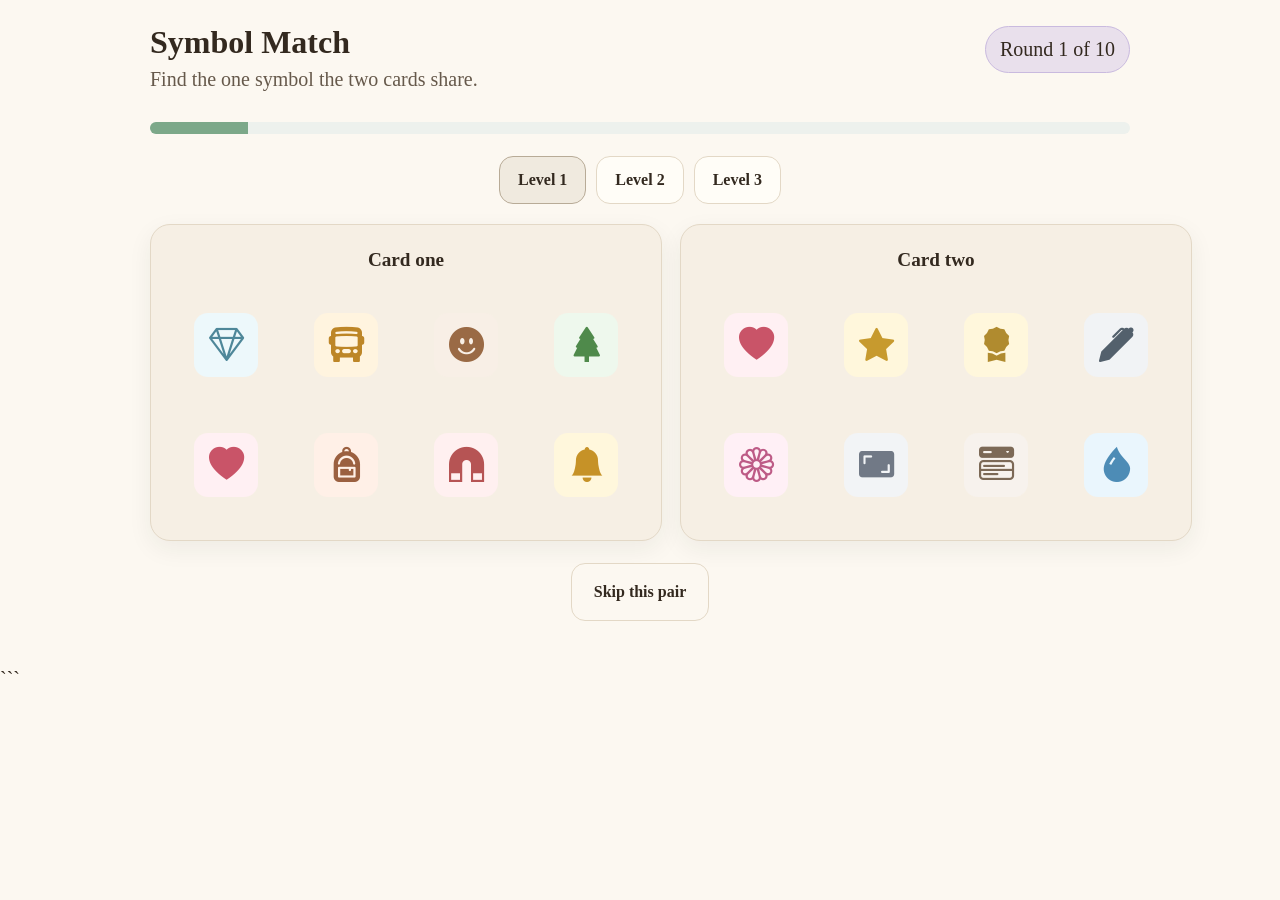
<file: symbol_games.html>
<!doctype html>
<html lang="en">
  <head>
    <meta charset="utf-8" />
    <meta name="viewport" content="width=device-width, initial-scale=1" />
    <link rel="icon" href="data:," />
    <link
      rel="stylesheet"
      href="https://cdn.jsdelivr.net/npm/bootstrap-icons@1.13.1/font/bootstrap-icons.min.css"
    />
    <title>Symbol Match | MindTrace</title>
    <style>
      :root {
        --ink: #33291F;
        --muted: #66594B;
        --paper: #FCF8F1;
        --surface: #F6EFE4;
        --input: #FCF8F1;
        --sage: #E3E9D5;
        --sage-deep: #4B6A45;
        --lilac: #E9E0EC;
        --lilac-deep: #6A5580;
        --clay: #E3D8C6;
        --clay-deep: #A2523A;
        --gold: #E2B872;
        --blue: #E3E9D5;
        --line: #E3D8C6;
        --neutral-bg: #F6EFE4;
        --neutral-icon: #66594B;
        --bluegray-icon: #6A5580;
      }

      * {
        box-sizing: border-box;
      }

      body {
        margin: 0;
        min-height: 100vh;
        background: var(--paper);
        color: var(--ink);
        font:
          20px/1.45 Georgia,
          serif;
      }

      main {
        width: min(980px, calc(100% - 32px));
        margin: 0 auto;
        padding: 26px 0 44px;
      }

      .top {
        display: flex;
        justify-content: space-between;
        gap: 18px;
        align-items: start;
        margin-bottom: 18px;
      }

      h1 {
        margin: 0;
        font:
          700 2rem/1.05 Georgia,
          serif;
      }

      p {
        margin: 0.35rem 0;
        color: var(--muted);
      }

      .pill {
        background: var(--lilac);
        border: 1px solid #c9badf;
        border-radius: 999px;
        padding: 8px 14px;
        white-space: nowrap;
      }

      .progress {
        height: 12px;
        background: #edf1ed;
        border-radius: 99px;
        overflow: hidden;
        margin: 22px 0;
      }

      .progress span {
        display: block;
        height: 100%;
        background: #7ca889;
        transition: width 0.3s;
      }

      .levelbar {
        display: flex;
        justify-content: center;
        gap: 10px;
        flex-wrap: wrap;
        margin: 0 0 20px;
      }

      .levelbar button {
        background: #fffdf7;
        color: var(--ink);
        border-color: var(--line);
        min-height: 48px;
        padding: 10px 18px;
      }

      .levelbar button.active {
        background: #f0eadf;
        border-color: #b8ab97;
      }

      .cards {
        display: grid;
        grid-template-columns: repeat(2, 1fr);
        gap: 18px;
      }

      .cards.memory {
        grid-template-columns: 1fr;
        max-width: 600px;
        margin: 0 auto;
      }

      .card {
        min-height: 310px;
        padding: 20px;
        border: 1px solid var(--line);
        border-radius: 20px;
        background: var(--surface);
        box-shadow: 0 8px 24px #1c2b2710;
      }

      .card h2 {
        text-align: center;
        font-size: 1.2rem;
        margin: 0.1rem 0 1rem;
      }

      .symbols {
        display: grid;
        grid-template-columns: repeat(4, 1fr);
        gap: 10px;
        height: 230px;
        align-items: center;
      }

      .symbol {
        width: 100%;
        aspect-ratio: 1;
        min-height: 48px;
        border: 1px solid transparent;
        border-radius: 13px;
        background: transparent;
        cursor: pointer;
        transition:
          transform 0.15s,
          background 0.15s;
        display: flex;
        align-items: center;
        justify-content: center;
      }

      .symbol:hover,
      .symbol:focus-visible {
        background: var(--blue);
        transform: scale(1.05);
        outline: 3px solid #78aab7;
      }

      .symbol.correct,
      .symbol.selected {
        background: var(--sage);
        outline: 3px solid #5e956d;
      }

      .symbol.wrong {
        background: #f4d7ce;
        outline: 3px solid #bf735d;
      }

      .icon-blob {
        width: 64px;
        height: 64px;
        border-radius: 14px;
        background: var(--tint);
        display: flex;
        align-items: center;
        justify-content: center;
      }

      .icon-blob i {
        color: var(--icon);
        font-size: 2.2rem;
        line-height: 1;
      }

      .actions {
        display: flex;
        justify-content: center;
        gap: 12px;
        margin-top: 22px;
      }

      button {
        min-height: 58px;
        padding: 12px 22px;
        border: 1px solid var(--sage-deep);
        border-radius: 14px;
        background: var(--sage-deep);
        color: #FCF8F1;
        font:
          700 1rem Georgia,
          serif;
        cursor: pointer;
      }

      button.secondary {
        background: var(--input);
        color: var(--ink);
        border-color: var(--line);
      }

      button:focus-visible {
        outline: 3px solid #26758a;
        outline-offset: 3px;
      }

      button:disabled {
        opacity: 0.55;
        cursor: not-allowed;
      }

      .result {
        text-align: center;
        background: var(--sage);
        border-radius: 18px;
        padding: 28px;
      }

      body.dark {
        --ink: #F6EFE4;
        --muted: #E3D8C6;
        --paper: #33291F;
        --surface: #4B6A45;
        --input: #66594B;
        --sage: #4B6A45;
        --sage-deep: #9DB08F;
        --lilac: #6A5580;
        --lilac-deep: #E9E0EC;
        --clay: #66594B;
        --clay-deep: #E2B872;
        --blue: #4B6A45;
        --line: #66594B;
        --neutral-bg: #66594B;
        --neutral-icon: #F6EFE4;
        --bluegray-icon: #E9E0EC;
      }

      body.dark button:not(.secondary) {
        background: #E3E9D5;
        border-color: #E3E9D5;
        color: #33291F;
      }

      .result h2 {
        margin-top: 0;
        font-size: 1.7rem;
      }

      .hidden {
        display: none;
      }

      @media (max-width: 650px) {
        main {
          width: min(100% - 22px, 500px);
          padding-top: 18px;
        }

        .top {
          display: block;
        }

        .pill {
          display: inline-block;
          margin-top: 12px;
        }

        .cards {
          gap: 8px;
        }

        .card {
          padding: 12px;
          min-height: 280px;
        }

        .symbols {
          gap: 4px;
          height: 210px;
        }

        .symbol {
          min-height: 42px;
        }

        .icon-blob {
          width: 52px;
          height: 52px;
        }

        .icon-blob i {
          font-size: 1.85rem;
        }

        body {
          font-size: 18px;
        }
      }
    </style>
  </head>
  <body>
    <main>
      <div class="top">
        <div>
          <h1>Symbol Match</h1>
          <p>Find the one symbol the two cards share.</p>
        </div>
        <div class="pill" id="roundLabel">Round 1 of 10</div>
      </div>

      <div class="progress"><span id="bar" style="width: 10%"></span></div>

      <div class="levelbar" id="levelbar">
        <button id="level1" class="active" type="button">Level 1</button>
        <button id="level2" type="button">Level 2</button>
        <button id="level3" type="button">Level 3</button>
      </div>

      <section class="cards" id="board"></section>

      <div class="actions">
        <button class="secondary" id="skip">Skip this pair</button>
      </div>

      <section class="result hidden" id="result">
        <h2>Symbol Match complete</h2>
        <p id="resultText"></p>
        <button id="continue">Choose next game</button>
      </section>
    </main>

    <script src="engine.js"></script>
    <script>
      const SYMBOLS = [
        ["bug", "bi-bug-fill", "#bf5b4b", "#fdebe7"],
        ["headphones", "bi-headphones", "#7862a8", "#f2eefb"],
        ["water", "bi-droplet-fill", "#4d8cb6", "#eaf6fd"],
        ["snow", "bi-snow2", "#6aa7c8", "#edf8fd"],
        ["orange", "bi-circle-fill", "#d9782d", "#fff0df"],
        ["dog", "bi-emoji-smile-fill", "#9a6a45", "#f8efe6"],
        ["pineapple", "bi-brightness-high-fill", "#c69a2d", "#fff7dc"],
        ["camera", "bi-camera-fill", "#55616f", "#eef1f4"],
        ["globe", "bi-globe-americas", "#3e8975", "#eaf7f3"],
        ["leaf", "bi-tree-fill", "#4f8a4b", "#eef8ed"],
        ["gear", "bi-gear-fill", "#65707c", "#eef1f4"],
        ["dot", "bi-record-circle-fill", "#4b83cf", "#edf4ff"],
        ["star", "bi-star-fill", "#c79a2e", "#fff7dc"],
        ["pentagon", "bi-pentagon-fill", "#8465bd", "#f4efff"],
        ["airplane", "bi-airplane-fill", "#4d78a4", "#edf4fb"],
        ["telephone", "bi-telephone-fill", "#557b5b", "#edf8ef"],
        ["coffee", "bi-cup-hot-fill", "#8a6343", "#f7efe8"],
        ["umbrella", "bi-umbrella-fill", "#8c5b99", "#f7eff9"],
        ["music", "bi-music-note-beamed", "#b65378", "#fff0f5"],
        ["moon", "bi-moon-fill", "#687287", "#f1f3f8"],
        ["heart", "bi-heart-fill", "#c95468", "#fff0f3"],
        ["spider", "bi-bug", "#4b4b4b", "#f0f0f0"],
        ["cat", "bi-emoji-smile", "#a16a45", "#fff0e6"],
        ["bird", "bi-twitter", "#4e93aa", "#eaf8fb"],
        ["backpack", "bi-backpack-fill", "#9b6040", "#fff0e7"],
        ["football", "bi-dribbble", "#9a5a34", "#fff0e6"],
        ["car", "bi-car-front-fill", "#547fc2", "#eef4ff"],
        ["stop sign", "bi-octagon-fill", "#bf4f45", "#fff0ee"],
        ["pen", "bi-pen-fill", "#53606c", "#f1f3f5"],
        ["mirror", "bi-aspect-ratio-fill", "#717986", "#f2f4f6"],
        ["apple", "bi-apple", "#b84b42", "#fff0ee"],
        ["banana", "bi-emoji-laughing-fill", "#bc9129", "#fff8dd"],
        ["book", "bi-book-half", "#5576ad", "#eef3ff"],
        ["key", "bi-key-fill", "#a77a2c", "#fff4df"],
        ["clock", "bi-clock-fill", "#65707c", "#f1f3f5"],
        ["bell", "bi-bell-fill", "#c69227", "#fff7dc"],
        ["house", "bi-house-door-fill", "#72775f", "#f3f5ec"],
        ["flower", "bi-flower1", "#bd5b86", "#fff0f6"],
        ["anchor", "bi-compass-fill", "#537894", "#eef6fb"],
        ["magnet", "bi-magnet-fill", "#b65454", "#fff0f0"],
        ["paint", "bi-palette-fill", "#8760b5", "#f5f0ff"],
        ["rocket", "bi-rocket-takeoff-fill", "#b75a3d", "#fff0ea"],
        ["lamp", "bi-lightbulb-fill", "#aa842a", "#fff8df"],
        ["diamond", "bi-gem", "#4e8799", "#edf8fb"],
        ["balloon", "bi-balloon-fill", "#c85f86", "#fff0f6"],
        ["crown", "bi-award-fill", "#b08b2f", "#fff7dc"],
        ["gift", "bi-gift-fill", "#b85168", "#fff0f3"],
        ["fish", "bi-water", "#3e8392", "#eaf8fb"],
        ["shoe", "bi-record-circle-fill", "#84664f", "#f7f1ed"],
        ["tree", "bi-tree-fill", "#4f8a4b", "#eef8ed"],
        ["rainbow", "bi-rainbow", "#8a67bd", "#f5f0ff"],
        ["fire", "bi-fire", "#c45f31", "#fff0e7"],
        ["cloud", "bi-cloud-fill", "#6f98b3", "#eef8ff"],
        ["chair", "bi-menu-button-wide-fill", "#7c6956", "#f7f2ed"],
        ["bus", "bi-bus-front-fill", "#bd8627", "#fff4df"],
        ["scissors", "bi-scissors", "#566170", "#f2f4f6"],
        ["lock", "bi-lock-fill", "#65707c", "#eef1f4"],
      ];

      const symbols = SYMBOLS.map((item, index) => ({
        name: item[0],
        icon: item[1],
        color: item[2],
        tint: item[3],
        id: index,
      }));

      const mode =
        new URLSearchParams(location.search).get("game") === "memory"
          ? "memory"
          : "symbolMatch";

      const neutralBg = "#eef1f4";
      const neutralIcon = "#65707c";
      const blueGrayIcon = "#537894";

      let matchLevel = 1;
      let round = 0,
        firstTry = 0,
        wrongTaps = 0,
        roundWrong = 0,
        attempted = 0,
        skipped = 0,
        seconds = [],
        startedAt = Date.now(),
        locked = false;

      function symbolStyle(symbol) {
        if (mode === "memory" || matchLevel === 1) {
          return { icon: symbol.color, tint: symbol.tint };
        }

        if (matchLevel === 2) {
          return { icon: symbol.color, tint: neutralBg };
        }

        const icon = round % 2 === 0 ? neutralIcon : blueGrayIcon;
        return { icon, tint: neutralBg };
      }

      function projectiveCards() {
        const q = 7,
          cards = [];
        for (let group = 0; group <= q; group++)
          cards.push([
            0,
            ...Array.from({ length: q }, (_, j) => 1 + q * group + j),
          ]);
        for (let a = 0; a < q; a++)
          for (let b = 0; b < q; b++) {
            const card = [a + 1];
            for (let group = 1; group <= q; group++)
              card.push(1 + q * group + ((a * group + b) % q));
            cards.push(card);
          }
        return cards;
      }

      const deck = projectiveCards();

      function makeRound() {
        const leftIndex = Math.floor(Math.random() * deck.length);
        let rightIndex = Math.floor(Math.random() * deck.length);
        while (rightIndex === leftIndex)
          rightIndex = Math.floor(Math.random() * deck.length);
        const left = deck[leftIndex].map((id) => symbols[id]),
          right = deck[rightIndex].map((id) => symbols[id]);
        const shared = left.find((item) =>
          right.some((other) => other.id === item.id),
        );
        return {
          shared,
          left: left.sort(() => Math.random() - 0.5),
          right: right.sort(() => Math.random() - 0.5),
        };
      }

      function symbolButton(symbol) {
        const style = symbolStyle(symbol);
        const btn = document.createElement("button");
        btn.className = "symbol";
        btn.style.setProperty("--icon", style.icon);
        btn.style.setProperty("--tint", style.tint);
        btn.innerHTML = `<span class="icon-blob"><i class="bi ${symbol.icon}"></i></span>`;
        btn.setAttribute("aria-label", symbol.name);
        if (mode === "symbolMatch")
          btn.addEventListener("click", () => pick(btn, symbol));
        return btn;
      }

      function draw() {
        if (round >= 10) return finish();
        locked = false;
        roundWrong = 0;
        startedAt = Date.now();
        document.getElementById("roundLabel").textContent =
          `Round ${round + 1} of 10`;
        document.getElementById("bar").style.width = `${(round + 1) * 10}%`;
        const pair = makeRound(),
          board = document.getElementById("board");
        board.innerHTML = "";
        [
          ["Card one", pair.left],
          ["Card two", pair.right],
        ].forEach(([label, symbols]) => {
          const card = document.createElement("article");
          card.className = "card";
          card.innerHTML = `<h2>${label}</h2><div class="symbols"></div>`;
          symbols.forEach((symbol) =>
            card.querySelector(".symbols").appendChild(symbolButton(symbol)),
          );
          board.appendChild(card);
        });
        document.getElementById("skip").disabled = false;
        window.currentPair = pair;
      }

      function same(a, b) {
        return a.id === b.id;
      }

      function pick(button, symbol) {
        if (locked) return;
        attempted++;
        if (same(symbol, window.currentPair.shared)) {
          locked = true;
          seconds.push((Date.now() - startedAt) / 1000);
          firstTry += roundWrong === 0 ? 1 : 0;
          button.classList.add("correct");
          setTimeout(() => {
            round++;
            draw();
          }, 430);
        } else {
          wrongTaps++;
          roundWrong++;
          button.classList.add("wrong");
          setTimeout(() => button.classList.remove("wrong"), 320);
        }
      }

      document.getElementById("skip").addEventListener("click", () => {
        if (!locked) {
          skipped++;
          seconds.push((Date.now() - startedAt) / 1000);
          locked = true;
          round++;
          draw();
        }
      });

      function finish() {
        document.getElementById("board").classList.add("hidden");
        document.querySelector(".progress").classList.add("hidden");
        document.getElementById("levelbar").classList.add("hidden");
        document.getElementById("skip").classList.add("hidden");
        document.getElementById("result").classList.remove("hidden");
        const avg = seconds.length
          ? seconds.reduce((a, b) => a + b, 0) / seconds.length
          : 0;
        const correct = Math.max(0, 10 - skipped);
        const accuracy = correct / Math.max(1, correct + wrongTaps);
        document.getElementById("resultText").textContent =
          accuracy >= 0.8
            ? `Strong accuracy today. Your average time was ${avg.toFixed(1)} seconds. That's worth a little celebration.`
            : `Some parts clicked and some didn't, which is normal. You finished the round in an average of ${avg.toFixed(1)} seconds.`;
        window.parent.postMessage(
          {
            source: "mindtrace-game",
            game: "symbolMatch",
            payload: {
              rounds: 10,
              correct: Math.max(0, 10 - skipped),
              incorrect: wrongTaps,
              firstTry,
              attempted,
              wrongTaps,
              skipped,
              avgSeconds: avg,
            },
          },
          "*",
        );
      }

      document.querySelectorAll("#levelbar button").forEach((button, index) => {
        button.addEventListener("click", () => {
          matchLevel = index + 1;
          document
            .querySelectorAll("#levelbar button")
            .forEach((item) => item.classList.remove("active"));
          button.classList.add("active");
          draw();
        });
      });

      let memoryScores = [],
        memoryCorrect = 0,
        memoryIncorrect = 0,
        memorySet = [],
        returnSet = [],
        selected = new Set(),
        countdownTimer;

      function initMemory() {
        document.querySelector("h1").textContent = "What's in a Symbol?";
        document.querySelector(".top p").textContent =
          "Remember the symbols, then choose the ones that return.";
        document.getElementById("skip").textContent = "Submit choices";
        document.getElementById("skip").disabled = true;
        document.getElementById("levelbar").classList.add("hidden");
        round = 0;
        drawMemoryStudy();
      }

      function drawMemoryStudy() {
        if (round >= 2) return finishMemory();
        selected = new Set();
        const shuffled = symbols.slice().sort(() => Math.random() - 0.5);
        memorySet = shuffled.slice(0, 8);
        const returnCount = 3 + Math.floor(Math.random() * 3);
        returnSet = memorySet
          .slice()
          .sort(() => Math.random() - 0.5)
          .slice(0, returnCount);
        document.getElementById("roundLabel").textContent =
          `Round ${round + 1} of 2`;
        document.getElementById("bar").style.width =
          `${((round + 1) / 2) * 100}%`;
        document.getElementById("board").className = "cards memory";
        renderMemoryCard("Take a good look — 15 seconds", memorySet, false);
        document.getElementById("skip").disabled = true;
        let remaining = 15;
        countdownTimer = setInterval(() => {
          remaining--;
          const heading = document.querySelector("#board h2");
          if (heading)
            heading.textContent = `Take a good look — ${remaining} ${remaining === 1 ? "second" : "seconds"}`;
          if (remaining <= 0) {
            clearInterval(countdownTimer);
            drawMemoryChoice();
          }
        }, 1000);
      }

      function renderMemoryCard(label, items, selectable) {
        const board = document.getElementById("board");
        board.innerHTML = "";
        const card = document.createElement("article");
        card.className = "card";
        card.innerHTML = `<h2>${label}</h2><div class="symbols"></div>`;
        items.forEach((symbol) => {
          const button = symbolButton(symbol);
          if (!selectable) button.disabled = true;
          else
            button.addEventListener("click", () => {
              if (selected.has(symbol.id)) selected.delete(symbol.id);
              else selected.add(symbol.id);
              button.classList.toggle("selected", selected.has(symbol.id));
              document.getElementById("skip").disabled = false;
            });
          card.querySelector(".symbols").appendChild(button);
        });
        board.appendChild(card);
      }

      function drawMemoryChoice() {
        const distractors = symbols
          .filter((item) => !memorySet.some((old) => old.id === item.id))
          .sort(() => Math.random() - 0.5)
          .slice(0, 8 - returnSet.length);
        renderMemoryCard(
          "Which symbols returned?",
          [...returnSet, ...distractors].sort(() => Math.random() - 0.5),
          true,
        );
        document.getElementById("skip").disabled = false;
      }

      function submitMemory() {
        const correct = returnSet.filter((item) =>
          selected.has(item.id),
        ).length;
        const falseChoices = [...selected].filter(
          (id) => !returnSet.some((item) => item.id === id),
        ).length;
        memoryCorrect += correct;
        memoryIncorrect += returnSet.length - correct + falseChoices;
        memoryScores.push(correct / returnSet.length);
        round++;
        drawMemoryStudy();
      }

      function finishMemory() {
        document.getElementById("board").classList.add("hidden");
        document.querySelector(".progress").classList.add("hidden");
        document.getElementById("skip").classList.add("hidden");
        document.getElementById("result").classList.remove("hidden");
        const avgScore =
          memoryScores.reduce((a, b) => a + b, 0) / memoryScores.length;
        document.querySelector("#result h2").textContent =
          "Memory game complete";
        document.getElementById("resultText").textContent =
          avgScore >= 0.8
            ? "Strong accuracy today. That's worth a little celebration."
            : "Some symbols came back and some didn't, which is normal. You finished the round, and showing up counts.";
        window.parent.postMessage(
          {
            source: "mindtrace-game",
            game: "memory",
            payload: {
              rounds: 2,
              avgScore,
              correct: memoryCorrect,
              incorrect: memoryIncorrect,
            },
          },
          "*",
        );
      }

      document
        .getElementById("continue")
        .addEventListener("click", () =>
          window.parent.postMessage(
            { source: "mindtrace-game", game: "done" },
            "*",
          ),
        );

      if (mode === "memory") {
        document
          .getElementById("skip")
          .replaceWith(document.getElementById("skip").cloneNode(true));
        document.getElementById("skip").addEventListener("click", submitMemory);
        initMemory();
      } else draw();
    </script>
  </body>
</html>
```
</file>
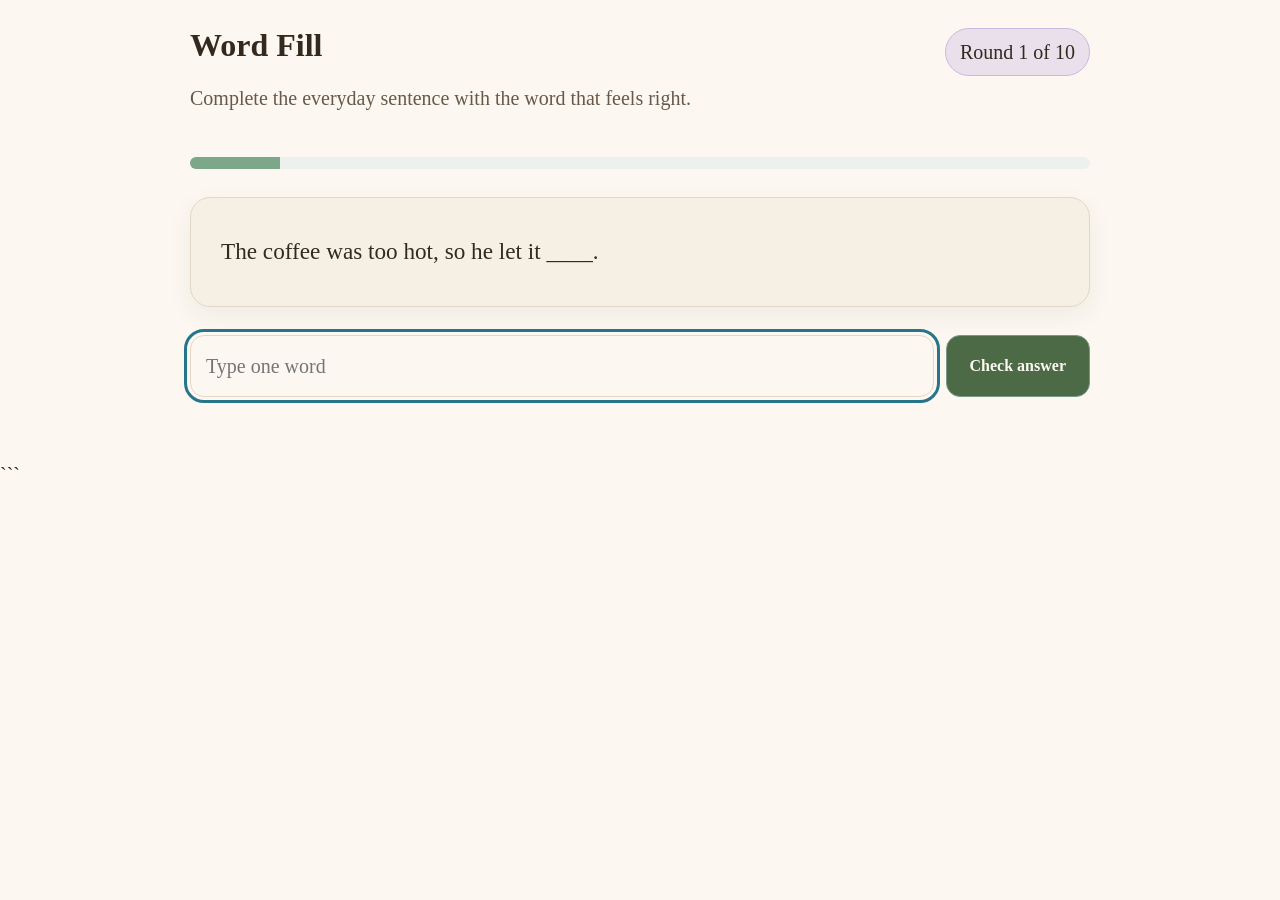
<file: word_fill.html>
<!doctype html>
<html lang="en">
  <head>
    <meta charset="utf-8" />
    <meta name="viewport" content="width=device-width, initial-scale=1" />
    <link rel="icon" href="data:," />
    <title>Word Fill | MindTrace</title>
    <style>
      :root {
        --ink: #33291F;
        --muted: #66594B;
        --paper: #FCF8F1;
        --surface: #F6EFE4;
        --input: #FCF8F1;
        --sage: #E3E9D5;
        --sage-deep: #4B6A45;
        --lilac: #E9E0EC;
        --lilac-deep: #6A5580;
        --clay: #E3D8C6;
        --clay-deep: #A2523A;
        --gold: #E2B872;
        --line: #E3D8C6;
      }
      * {
        box-sizing: border-box;
      }
      body {
        margin: 0;
        background: var(--paper);
        color: var(--ink);
        font:
          20px/1.5 Georgia,
          serif;
      }
      main {
        width: min(900px, calc(100% - 30px));
        margin: auto;
        padding: 28px 0;
      }
      .top {
        display: flex;
        justify-content: space-between;
        gap: 14px;
        align-items: start;
      }
      h1 {
        margin: 0;
        font-size: 2rem;
        line-height: 1.1;
      }
      p {
        color: var(--muted);
      }
      .pill {
        background: var(--lilac);
        border: 1px solid #c9badf;
        border-radius: 999px;
        padding: 8px 14px;
        white-space: nowrap;
      }
      .progress {
        height: 12px;
        background: #edf1ed;
        border-radius: 99px;
        overflow: hidden;
        margin: 24px 0;
      }
      .progress span {
        display: block;
        height: 100%;
        background: #7ca889;
        transition: width 0.3s;
      }
      .passage {
        background: var(--surface);
        border: 1px solid var(--line);
        border-radius: 20px;
        padding: 34px 30px;
        margin: 28px 0;
        font-size: 1.45rem;
        line-height: 1.7;
        box-shadow: 0 8px 24px #1c2b2710;
      }
      .blank {
        display: inline-block;
        border-bottom: 3px solid #719d7c;
        min-width: 118px;
        color: #719d7c;
      }
      .answer {
        display: flex;
        gap: 12px;
      }
      .answer input {
        flex: 1;
        min-width: 0;
        border: 1px solid var(--line);
        border-radius: 14px;
        padding: 15px;
        font: inherit;
        background: var(--input);
      }
      .answer button,
      .result button {
        min-height: 58px;
        padding: 12px 23px;
        border: 1px solid #789987;
        border-radius: 14px;
        background: var(--sage-deep);
        color: #FCF8F1;
        font:
          700 1rem Georgia,
          serif;
        cursor: pointer;
      }
      .answer input:focus-visible,
      button:focus-visible {
        outline: 3px solid #26758a;
        outline-offset: 3px;
      }
      .feedback {
        min-height: 35px;
        font-weight: bold;
      }
      .good {
        color: #39704a;
      }
      .try {
        color: #9b5544;
      }
      .result {
        text-align: center;
        background: var(--sage);
        border-radius: 18px;
        padding: 28px;
      }
      .hidden {
        display: none;
      }
      .dashboard {
        margin-top: 24px;
        text-align: left;
        background: var(--surface);
        border: 1px solid var(--line);
        border-radius: 18px;
        padding: 18px;
        overflow-x: auto;
      }
      .dashboard h3 {
        margin: 0 0 14px;
        font-size: 1.35rem;
      }
      .dashboard table {
        width: 100%;
        border-collapse: collapse;
        font-size: 0.95rem;
      }
      .dashboard th,
      .dashboard td {
        border-bottom: 1px solid var(--line);
        padding: 12px 10px;
        vertical-align: top;
      }
      .dashboard th {
        color: var(--muted);
        font-weight: 700;
      }
      .badge {
        display: inline-block;
        border-radius: 999px;
        padding: 4px 10px;
        font-weight: 700;
        font-size: 0.85rem;
      }
      .badge.good {
        background: #E3E9D5;
        color: #4B6A45;
      }
      .badge.try {
        background: #E3D8C6;
        color: #A2523A;
      }
      body.dark {
        --ink: #F6EFE4;
        --muted: #E3D8C6;
        --paper: #33291F;
        --surface: #4B6A45;
        --input: #66594B;
        --sage: #4B6A45;
        --sage-deep: #9DB08F;
        --lilac: #6A5580;
        --lilac-deep: #E9E0EC;
        --clay: #66594B;
        --clay-deep: #E2B872;
        --line: #66594B;
      }
      body.dark .passage,
      body.dark .dashboard {
        background: var(--surface);
        box-shadow: 0 8px 24px #0003;
      }
      body.dark .answer input {
        background: var(--input);
        color: var(--ink);
      }
      body.dark .answer button,
      body.dark .result button {
        background: #E3E9D5;
        border-color: #E3E9D5;
        color: #33291F;
      }
      @media (max-width: 600px) {
        body {
          font-size: 18px;
        }
        .top {
          display: block;
        }
        .pill {
          display: inline-block;
          margin-top: 10px;
        }
        .passage {
          padding: 25px 18px;
          font-size: 1.2rem;
        }
        .answer {
          display: block;
        }
        .answer button {
          width: 100%;
          margin-top: 10px;
        }
        .dashboard table {
          font-size: 0.85rem;
        }
      }
    </style>
  </head>
  <body>
    <main>
      <div class="top">
        <div>
          <h1>Word Fill</h1>
          <p>Complete the everyday sentence with the word that feels right.</p>
        </div>
        <div class="pill" id="roundLabel">Round 1 of 10</div>
      </div>

      <div class="progress"><span id="bar" style="width: 10%"></span></div>

      <section id="game">
        <div class="passage" id="passage"></div>
        <form class="answer" id="form">
          <input
            id="input"
            autocomplete="off"
            aria-label="Your answer"
            placeholder="Type one word"
          />
          <button>Check answer</button>
        </form>
        <div class="feedback" id="feedback" aria-live="polite"></div>
      </section>

      <section class="result hidden" id="result">
        <h2>Word Fill complete</h2>
        <p id="resultText"></p>
        <div class="dashboard" id="dashboard"></div>
        <button id="continue">Choose next game</button>
      </section>
    </main>

    <script>
      document.body.classList.toggle(
        "dark",
        new URLSearchParams(location.search).get("theme") === "dark",
      );

      const items = [
        [
          "Before leaving, she checked the front door was _____.",
          ["locked", "closed", "shut", "secure"],
        ],
        [
          "He put the milk back in the ____ after making tea.",
          ["fridge", "refrigerator"],
        ],
        [
          "The rain stopped, so we opened the ____ to let in fresh air.",
          ["window"],
        ],
        [
          "Please put the clean plates in the kitchen ____.",
          ["cupboard", "cabinet"],
        ],
        ["She wrote the appointment on the wall ____.", ["calendar"]],
        [
          "He tied his shoe because the ____ had come loose.",
          ["lace", "laces"],
        ],
        [
          "We took the leftovers out of the ____ at lunchtime.",
          ["fridge", "refrigerator"],
        ],
        ["The dog waited by the ____ for its walk.", ["door"]],
        [
          "She turned the ____ down because the room was too warm.",
          ["heat", "heating", "thermostat"],
        ],
        ["He placed the book beside his ____ before going to sleep.", ["bed"]],
        [
          "After the phone rang, she looked at the caller ____.",
          ["id", "display", "screen"],
        ],
        ["They dried the dishes with a clean ____.", ["towel", "tea towel"]],
        [
          "The bus was late, so he checked the time on his ____.",
          ["watch", "phone"],
        ],
        ["She added a little salt to the ____.", ["soup", "stew"]],
        ["He put the groceries in a reusable ____.", ["bag"]],
        ["Before dinner, she washed her ____.", ["hands"]],
        ["The letter was waiting on the ____.", ["mat", "doormat", "floor"]],
        ["He turned off the light before leaving the ____.", ["room"]],
        ["She used a sharp ____ to open the package.", ["knife"]],
        ["The coffee was too hot, so he let it ____.", ["cool"]],
        [
          "They hung their coats on the ____ by the door.",
          ["hooks", "hook", "rack"],
        ],
        ["She put the flowers in a glass ____.", ["vase"]],
        [
          "He checked the weather before choosing his ____.",
          ["jacket", "coat", "clothes"],
        ],
        [
          "The baby was asleep, so everyone spoke ____.",
          ["quietly", "softly", "quiet"],
        ],
        [
          "She kept her keys in the small bowl by the ____.",
          ["door", "entrance"],
        ],
        ["He wiped the table with a damp ____.", ["cloth", "rag", "towel"]],
        [
          "They needed a torch because the ____ had gone out.",
          ["light", "lights", "electricity"],
        ],
        ["She saved the document and closed the ____.", ["computer", "laptop"]],
        [
          "The bread was in the ____ beside the toaster.",
          ["drawer", "cabinet", "cupboard"],
        ],
        [
          "He put a bookmark in the book to remember where he had ____.",
          ["stopped", "left", "finished"],
        ],
      ];

      let order = [],
        index = 0,
        correct = 0,
        mistakes = 0,
        skipped = 0,
        seconds = [],
        started = Date.now(),
        locked = false,
        responses = [];

      function normal(s) {
        return s
          .toLowerCase()
          .replace(/[^\w\s-]/g, "")
          .replace(/\s+/g, " ")
          .trim();
      }

      function draw() {
        if (index >= 10) return finish();
        locked = false;
        started = Date.now();
        const item = items[order[index]];
        document.getElementById("roundLabel").textContent =
          `Round ${index + 1} of 10`;
        document.getElementById("bar").style.width = `${(index + 1) * 10}%`;
        document.getElementById("passage").innerHTML = item[0].replace(
          "_____",
          '<span class="blank">_____</span>',
        );
        document.getElementById("input").value = "";
        document.getElementById("feedback").textContent = "";
        document.getElementById("feedback").className = "feedback";
        document.getElementById("input").focus();
      }

      function advance() {
        seconds.push((Date.now() - started) / 1000);
        index++;
        setTimeout(draw, 400);
      }

      document.getElementById("form").addEventListener("submit", (e) => {
        e.preventDefault();
        if (locked) return;

        const rawValue = document.getElementById("input").value;
        const value = normal(rawValue);
        const item = items[order[index]];
        const answers = item[1].map(normal);

        if (!value) {
          document.getElementById("feedback").className = "feedback try";
          document.getElementById("feedback").textContent =
            "Type an answer first.";
          return;
        }

        locked = true;
        const matched = answers.includes(value);
        const suggested = item[1][0];

        responses.push({
          sentence: item[0],
          userAnswer: rawValue.trim(),
          suggestedAnswer: suggested,
          acceptedAnswers: item[1],
          matched,
        });

        if (matched) {
          correct++;
          document.getElementById("feedback").className = "feedback good";
          document.getElementById("feedback").textContent =
            "That fits. Nice work.";
        } else {
          mistakes++;
          document.getElementById("feedback").className = "feedback try";
          document.getElementById("feedback").textContent =
            "Good try. Here comes the next one.";
        }

        advance();
      });

      function escapeHtml(text) {
        return String(text).replace(
          /[&<>"']/g,
          (match) =>
            ({
              "&": "&amp;",
              "<": "&lt;",
              ">": "&gt;",
              '"': "&quot;",
              "'": "&#039;",
            })[match],
        );
      }

      function renderDashboard() {
        const rows = responses
          .map((item, i) => {
            const sentence = item.sentence.replace(
              "_____",
              `<strong>${escapeHtml(item.userAnswer)}</strong>`,
            );
            const accepted = item.acceptedAnswers.map(escapeHtml).join(", ");
            const status = item.matched
              ? '<span class="badge good">Match</span>'
              : '<span class="badge try">Different</span>';

            return `
      <tr>
        <td>${i + 1}</td>
        <td>${sentence}</td>
        <td>${escapeHtml(item.userAnswer)}</td>
        <td>${escapeHtml(item.suggestedAnswer)}</td>
        <td>${accepted}</td>
        <td>${status}</td>
      </tr>
    `;
          })
          .join("");

        document.getElementById("dashboard").innerHTML = `
    <h3>Answer dashboard</h3>
    <table>
      <thead>
        <tr>
          <th>#</th>
          <th>Sentence with your word</th>
          <th>Your word</th>
          <th>Suggested word</th>
          <th>Accepted answers</th>
          <th>Result</th>
        </tr>
      </thead>
      <tbody>${rows}</tbody>
    </table>
  `;
      }

      function finish() {
        document.getElementById("game").classList.add("hidden");
        document.querySelector(".progress").classList.add("hidden");
        document.getElementById("result").classList.remove("hidden");

        const avg =
          seconds.reduce((a, b) => a + b, 0) / Math.max(1, seconds.length);

        document.getElementById("resultText").textContent =
          correct >= 8
            ? "Strong accuracy today. That's worth a little celebration."
            : "Some answers clicked and some didn't, which is normal. You finished the round, and showing up counts.";

        renderDashboard();

        window.parent.postMessage(
          {
            source: "mindtrace-game",
            game: "words",
            payload: {
              rounds: 10,
              correct,
              mistakes,
              skipped,
              avgSeconds: avg,
              responses,
            },
          },
          "*",
        );
      }

      document.getElementById("continue").addEventListener("click", () => {
        window.parent.postMessage(
          { source: "mindtrace-game", game: "done" },
          "*",
        );
      });

      order = Array.from({ length: items.length }, (_, i) => i).sort(
        () => Math.random() - 0.5,
      );
      draw();
    </script>
  </body>
</html>
```
</file>
